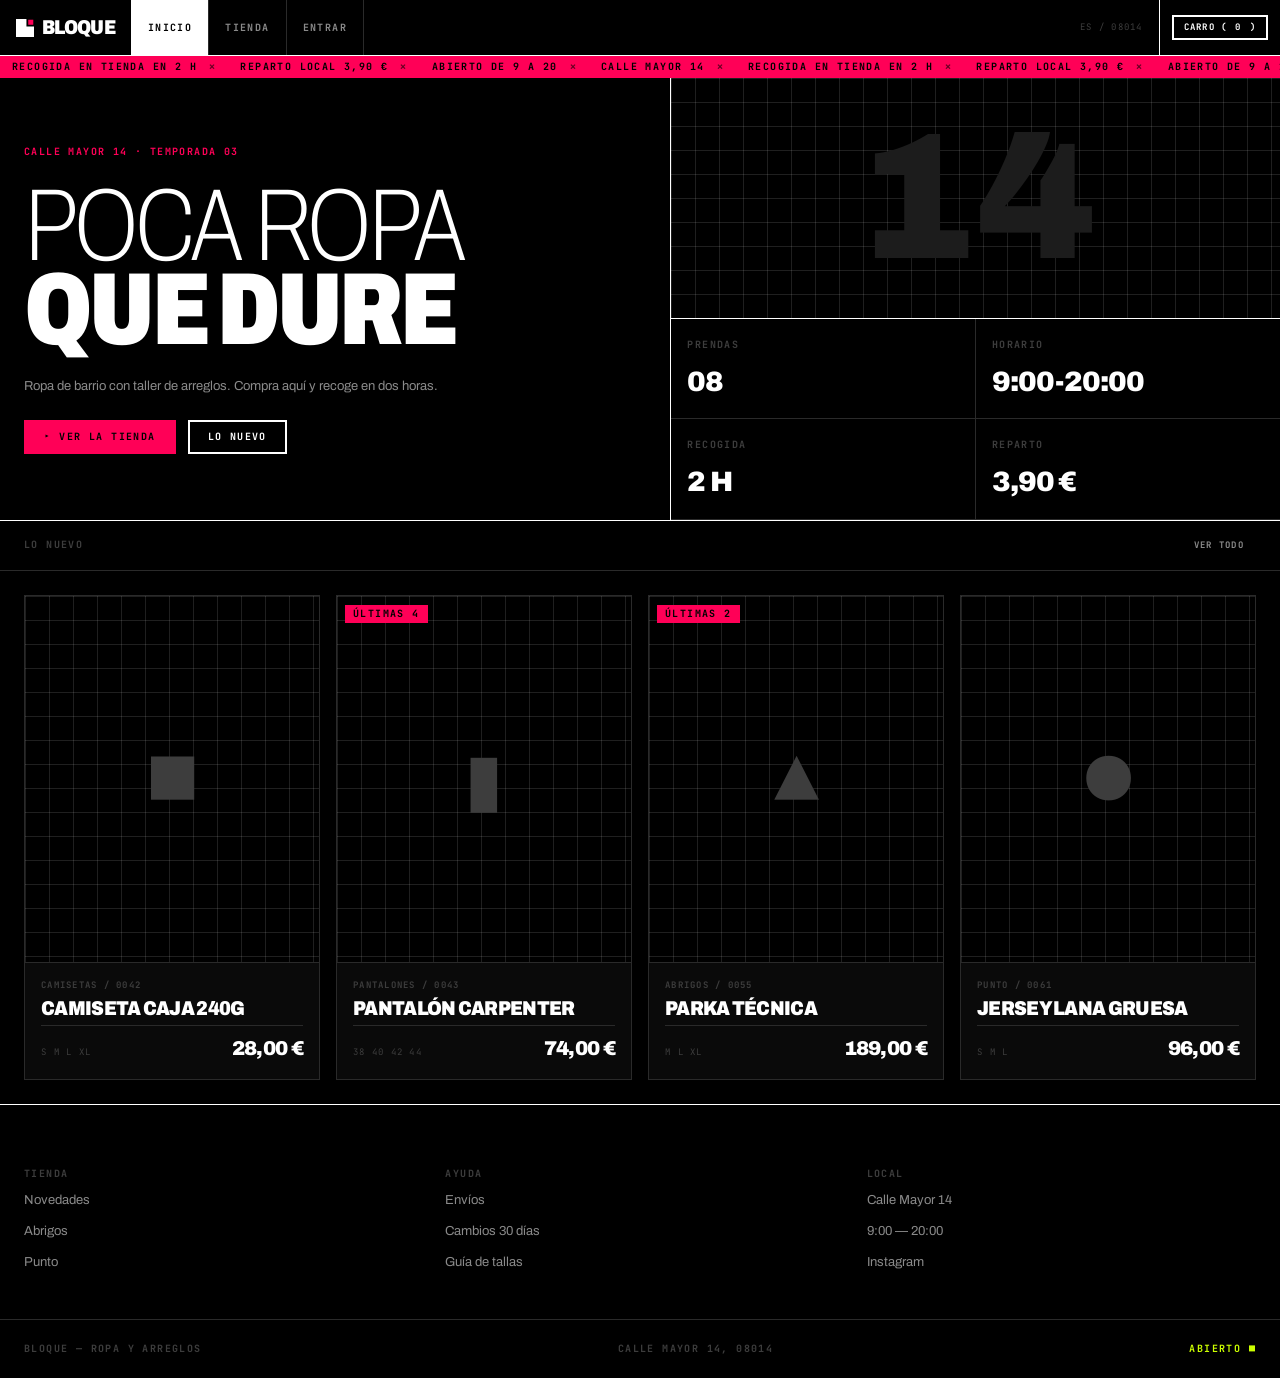
<file: index.html>
<!DOCTYPE html>
<html lang="es">
<head>
  <meta charset="UTF-8">
  <meta name="viewport" content="width=device-width, initial-scale=1.0">
  <title>Inicio | BLOQUE</title>
  <link rel="icon" href="img/isotipo.svg" type="image/svg+xml">
  <link rel="stylesheet" href="css/styles.css">
</head>
<body>
  <!-- La cabecera y el pie se pintan desde js/app.js -->
  <div id="cabecera" data-activa="index"></div>

  <!-- Portada: titular a la izquierda, columna técnica a la derecha -->
  <section class="hero">
    <div class="hero-texto">
      <span class="label">Calle Mayor 14 · Temporada 03</span>
      <h1><span class="fino">POCA ROPA</span><br>QUE DURE</h1>
      <p>Ropa de barrio con taller de arreglos. Compra aquí y recoge en dos horas.</p>
      <div class="hero-botones">
        <a href="catalogo.html" class="boton boton-senal">Ver la tienda</a>
        <a href="#destacados" class="boton">Lo nuevo</a>
      </div>
    </div>
    <div class="hero-datos">
      <div class="hero-numero">14</div>
      <div class="hero-cifras">
        <div><span class="label">Prendas</span><strong id="num-prendas">00</strong></div>
        <div><span class="label">Horario</span><strong>9:00-20:00</strong></div>
        <div><span class="label">Recogida</span><strong>2 H</strong></div>
        <div><span class="label">Reparto</span><strong>3,90 €</strong></div>
      </div>
    </div>
  </section>

  <section id="destacados">
    <div class="filtros">
      <span class="label">Lo nuevo</span>
      <a href="catalogo.html" class="boton boton-fantasma boton-sm contador">Ver todo</a>
    </div>
    <div class="rejilla" id="lista"></div>
  </section>

  <div id="pie"></div>

  <!-- Primero los datos, luego las funciones comunes, luego el script de la página -->
  <script src="js/productos.js"></script>
  <script src="js/api.js"></script>
  <script src="js/app.js"></script>
  <script>
    // Primero pedimos los productos al backend y luego pintamos
    cargarProductos().then(() => {
      // Número de prendas en la columna técnica
      document.getElementById("num-prendas").textContent = dosCifras(PRODUCTOS.length);

      // Mostramos los 4 primeros productos como novedades
      document.getElementById("lista").innerHTML = PRODUCTOS.slice(0, 4).map(htmlTarjeta).join("");
    });
  </script>
</body>
</html>
</file>
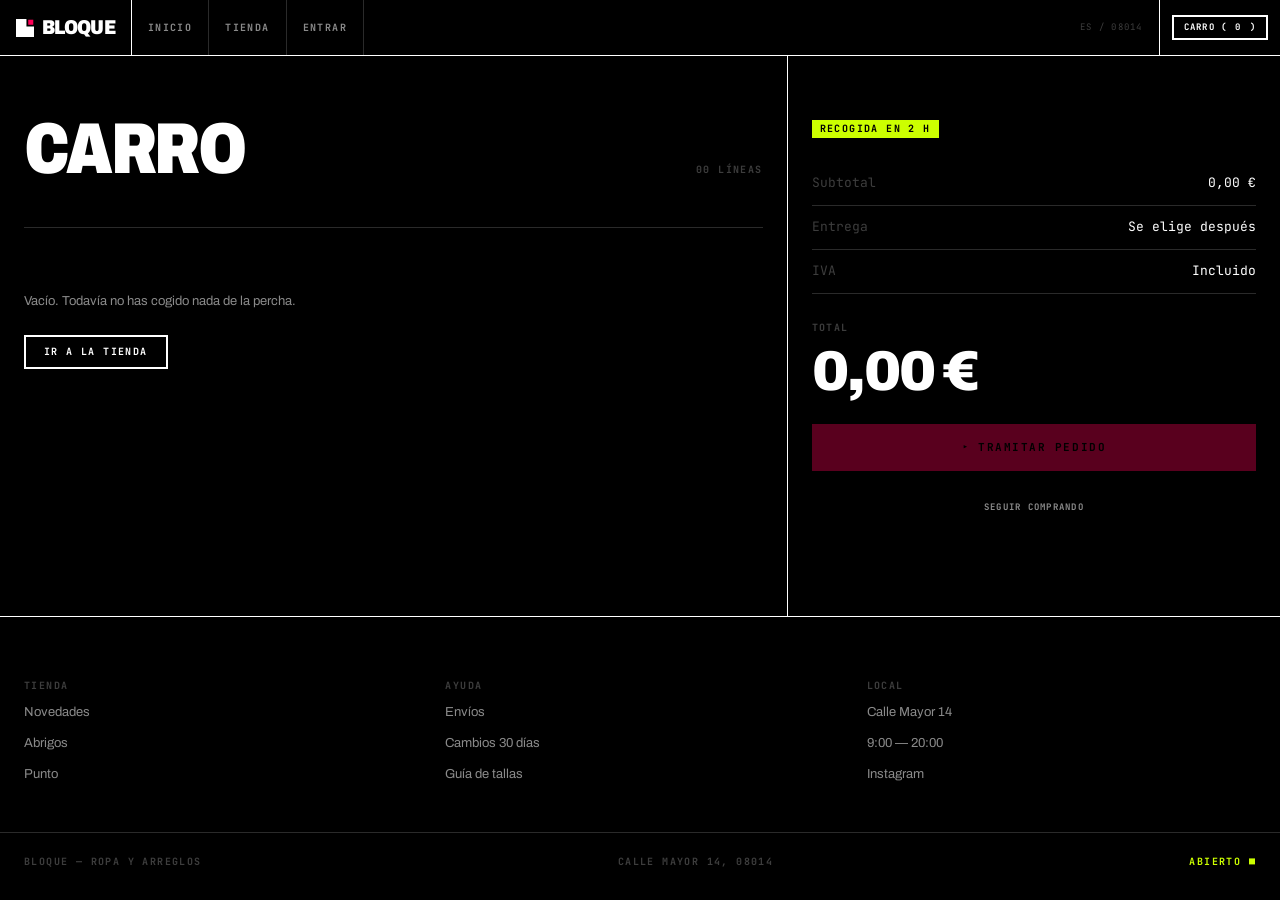
<file: carrito.html>
<!DOCTYPE html>
<html lang="es">
<head>
  <meta charset="UTF-8">
  <meta name="viewport" content="width=device-width, initial-scale=1.0">
  <title>Carro | BLOQUE</title>
  <link rel="icon" href="img/isotipo.svg" type="image/svg+xml">
  <link rel="stylesheet" href="css/styles.css">
</head>
<body>
  <!-- La cabecera y el pie se pintan desde js/app.js -->
  <div id="cabecera" data-activa="carrito"></div>

  <div class="carro">
    <div class="carro-lineas">
      <div class="carro-titulo">
        <h1>CARRO</h1>
        <span class="label" id="num-lineas">00 líneas</span>
      </div>
      <div id="lineas"></div>
    </div>
    <aside class="carro-resumen" id="resumen"></aside>
  </div>

  <div id="pie"></div>

  <!-- Primero los datos, luego las funciones comunes, luego el script de la página -->
  <script src="js/productos.js"></script>
  <script src="js/api.js"></script>
  <script src="js/app.js"></script>
  <script>
    function pintarCarrito() {
      // Quitamos del carro las líneas de productos que ya no existen en el catálogo
      const carrito = leerCarrito().filter(item => buscarProducto(item.id));
      guardarCarrito(carrito);
      document.getElementById("num-lineas").textContent = dosCifras(carrito.length) + " líneas";

      // Tabla de líneas (o mensaje si está vacío)
      let total = 0;
      if (carrito.length === 0) {
        document.getElementById("lineas").innerHTML = `
          <div class="carro-vacio">
            <p>Vacío. Todavía no has cogido nada de la percha.</p>
            <a href="catalogo.html" class="boton">Ir a la tienda</a>
          </div>`;
      } else {
        const filas = carrito.map((item, index) => {
          const p = buscarProducto(item.id);
          const importe = p.precio * item.cantidad;
          total += importe;
          return `
            <tr>
              <td class="ref">${escapar(p.ref)}</td>
              <td>${escapar(p.nombre)} <span class="talla">— T. ${escapar(item.talla)}</span></td>
              <td class="derecha">
                <div class="stepper">
                  <button onclick="cambiar(${index}, -1)" aria-label="Quitar uno">−</button>
                  <span>${item.cantidad}</span>
                  <button onclick="cambiar(${index}, 1)" aria-label="Añadir uno">+</button>
                </div>
              </td>
              <td class="derecha">${formatearPrecio(importe)}</td>
              <td class="derecha"><button class="quitar" onclick="quitar(${index})" aria-label="Quitar ${escapar(p.nombre)}">✕</button></td>
            </tr>`;
        }).join("");

        document.getElementById("lineas").innerHTML = `
          <table class="tabla-carro">
            <thead><tr><th class="ref">Ref</th><th>Artículo</th><th class="derecha">Cant</th><th class="derecha">Importe</th><th></th></tr></thead>
            <tbody>${filas}</tbody>
          </table>`;
      }

      // Columna de totales
      document.getElementById("resumen").innerHTML = `
        <span class="tag tag-acido">Recogida en 2 h</span>
        <dl class="resumen">
          <div><dt>Subtotal</dt><dd>${formatearPrecio(total)}</dd></div>
          <div><dt>Entrega</dt><dd>Se elige después</dd></div>
          <div><dt>IVA</dt><dd>Incluido</dd></div>
        </dl>
        <div>
          <span class="label">Total</span>
          <div class="total-grande">${formatearPrecio(total)}</div>
        </div>
        <button class="boton boton-lg boton-senal" onclick="pagar()" ${carrito.length === 0 ? "disabled" : ""}>Tramitar pedido</button>
        <a href="catalogo.html" class="boton boton-sm boton-fantasma">Seguir comprando</a>`;
    }

    function cambiar(index, paso) {
      cambiarCantidad(index, paso);
      pintarCarrito();
    }

    function quitar(index) {
      quitarDelCarrito(index);
      pintarCarrito();
    }

    // Para tramitar el pedido hay que tener cuenta. El pago real (Stripe) se conectará más adelante.
    function pagar() {
      if (!haySesion()) {
        window.location.href = "cuenta.html?volver=carrito";
        return;
      }
      alert("El pago todavía no está conectado. Lo añadiremos con Stripe.");
    }

    // Primero pedimos los productos al backend y luego pintamos el carro
    cargarProductos().then(pintarCarrito);
  </script>
</body>
</html>
</file>
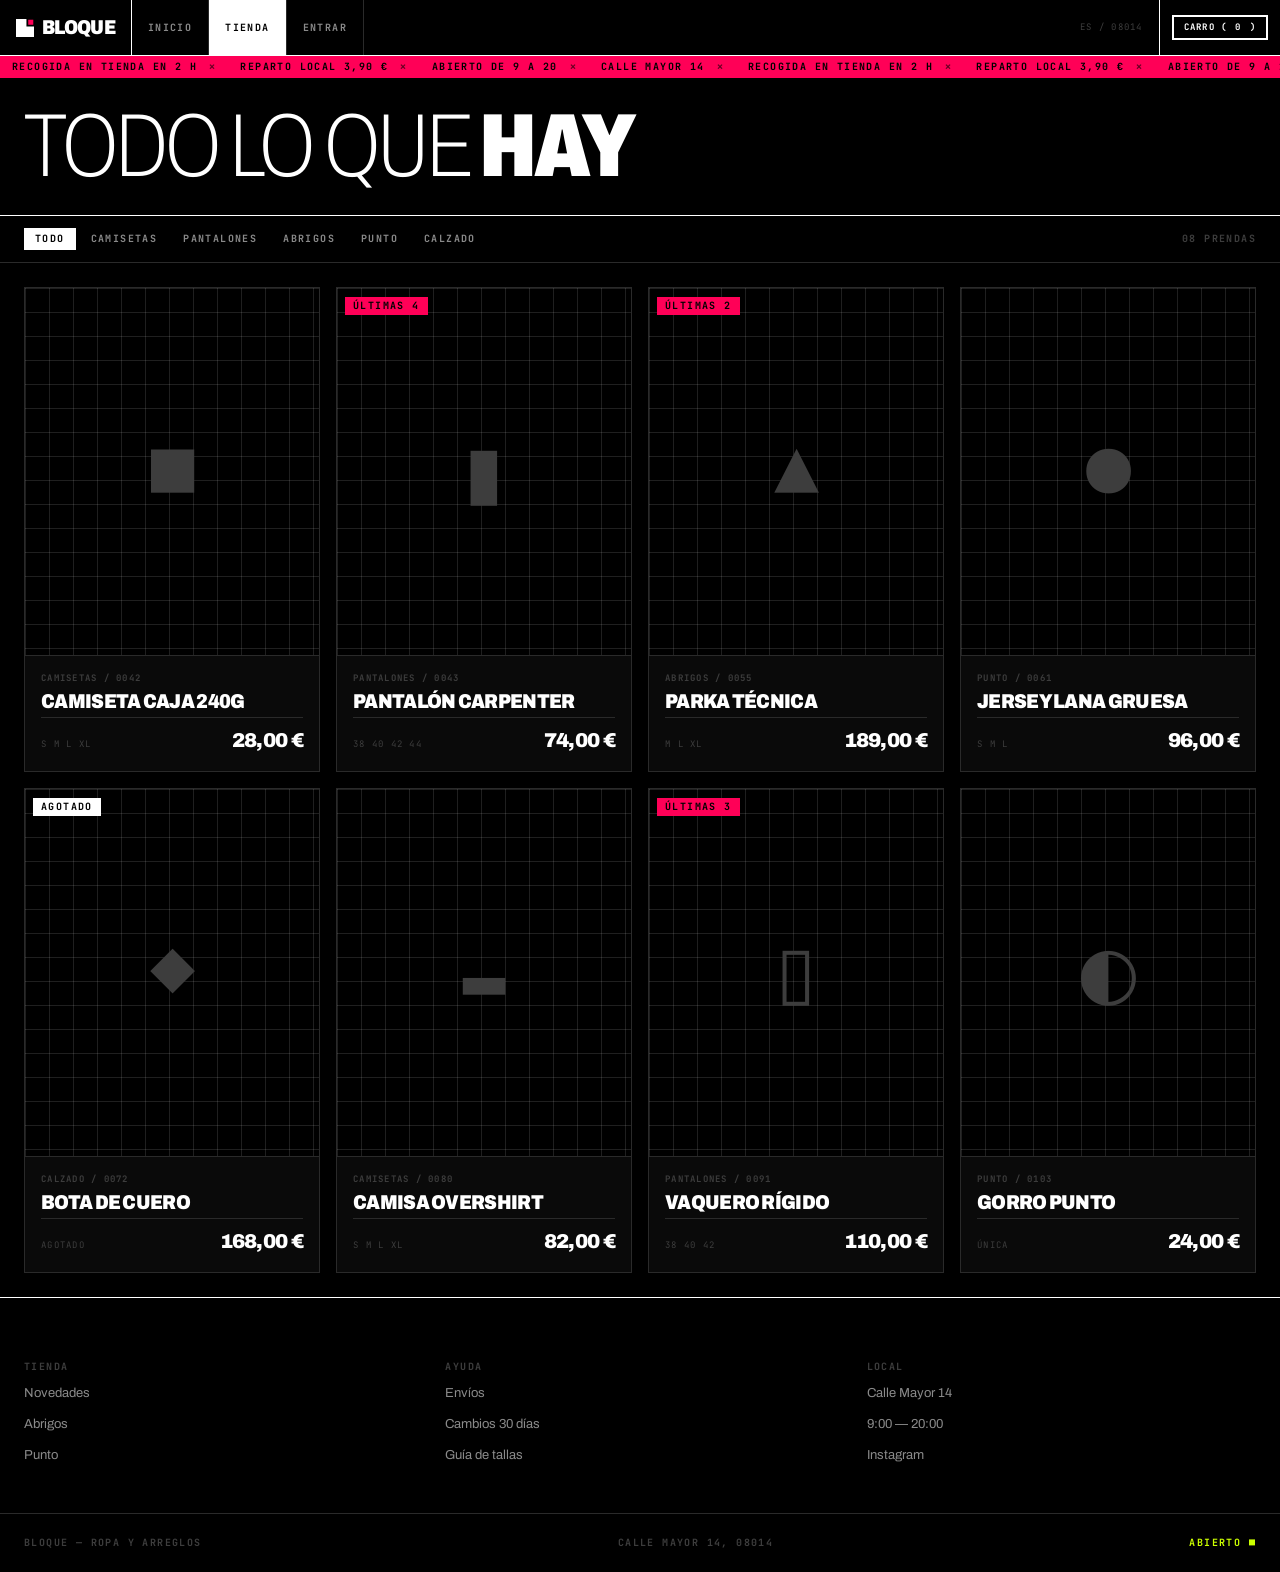
<file: catalogo.html>
<!DOCTYPE html>
<html lang="es">
<head>
  <meta charset="UTF-8">
  <meta name="viewport" content="width=device-width, initial-scale=1.0">
  <title>Tienda | BLOQUE</title>
  <link rel="icon" href="img/isotipo.svg" type="image/svg+xml">
  <link rel="stylesheet" href="css/styles.css">
</head>
<body>
  <!-- La cabecera y el pie se pintan desde js/app.js -->
  <div id="cabecera" data-activa="catalogo"></div>

  <section class="banda">
    <h1><span class="fino">TODO LO QUE</span> HAY</h1>
  </section>

  <div class="filtros" id="filtros"></div>
  <div class="rejilla" id="lista"></div>

  <div id="pie"></div>

  <!-- Primero los datos, luego las funciones comunes, luego el script de la página -->
  <script src="js/productos.js"></script>
  <script src="js/api.js"></script>
  <script src="js/app.js"></script>
  <script>
    function mostrar(seccion) {
      const lista = seccion === "Todo" ? PRODUCTOS : PRODUCTOS.filter(p => p.seccion === seccion);
      document.getElementById("lista").innerHTML = lista.map(htmlTarjeta).join("");

      // Botones de filtro (marcando el activo) + contador de prendas a la derecha
      const botones = SECCIONES.map(s =>
        `<button class="${s === seccion ? "activo" : ""}" onclick="mostrar('${s}')">${s}</button>`
      ).join("");
      document.getElementById("filtros").innerHTML =
        botones + `<span class="label contador">${dosCifras(lista.length)} prendas</span>`;
    }

    // Primero pedimos los productos al backend y luego pintamos
    cargarProductos().then(() => mostrar("Todo"));
  </script>
</body>
</html>
</file>
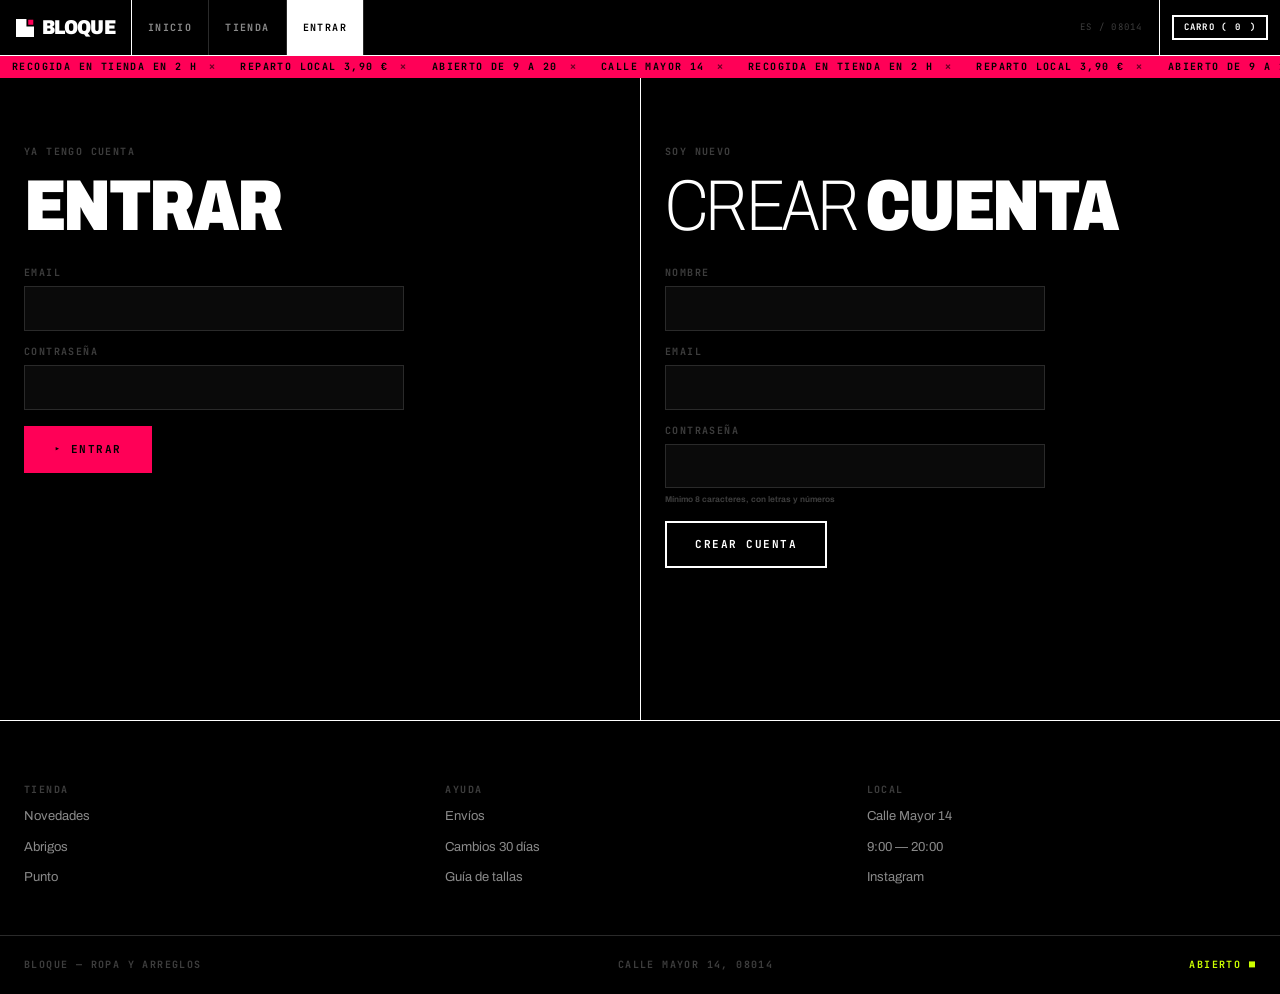
<file: cuenta.html>
<!DOCTYPE html>
<html lang="es">
<head>
  <meta charset="UTF-8">
  <meta name="viewport" content="width=device-width, initial-scale=1.0">
  <title>Cuenta | BLOQUE</title>
  <link rel="icon" href="img/isotipo.svg" type="image/svg+xml">
  <link rel="stylesheet" href="css/styles.css">
</head>
<body>
  <!-- La cabecera y el pie se pintan desde js/app.js -->
  <div id="cabecera" data-activa="cuenta"></div>

  <div class="cuenta" id="cuenta"></div>

  <div id="pie"></div>

  <!-- Primero los datos, luego las funciones comunes, luego el script de la página -->
  <script src="js/productos.js"></script>
  <script src="js/api.js"></script>
  <script src="js/app.js"></script>
  <script>
    const caja = document.getElementById("cuenta");
    // Si venimos del carro (cuenta.html?volver=carrito), al entrar volvemos allí
    const volver = new URLSearchParams(window.location.search).get("volver") === "carrito";

    async function pintar() {
      const usuario = await quienSoy();
      if (usuario) pintarPerfil(usuario);
      else pintarFormularios();
    }

    // ----- Con sesión: datos del usuario y botón de salir -----
    function pintarPerfil(usuario) {
      caja.innerHTML = `
        <section class="cuenta-bloque">
          <span class="label">Sesión iniciada</span>
          <h1>HOLA</h1>
          <table class="tabla-tecnica">
            <tr><th>Email</th><td>${escapar(usuario.email)}</td></tr>
            <tr><th>Rol</th><td>${escapar(usuario.roles.join(", "))}</td></tr>
          </table>
          <div class="ficha-botones">
            <a href="catalogo.html" class="boton boton-senal">Ir a la tienda</a>
            <button class="boton" onclick="cerrarSesion()">Salir</button>
          </div>
        </section>`;
    }

    async function cerrarSesion() {
      await salir();
      window.location.href = "cuenta.html";
    }

    // ----- Sin sesión: formulario de entrar y de registro -----
    function pintarFormularios() {
      caja.innerHTML = `
        <section class="cuenta-bloque">
          <span class="label">Ya tengo cuenta</span>
          <h1>ENTRAR</h1>
          <form id="form-entrar" class="formulario">
            <label>Email<input type="email" name="email" required autocomplete="email"></label>
            <label>Contraseña<input type="password" name="password" required autocomplete="current-password"></label>
            <button class="boton boton-lg boton-senal" type="submit">Entrar</button>
            <p class="error" id="error-entrar"></p>
          </form>
        </section>
        <section class="cuenta-bloque">
          <span class="label">Soy nuevo</span>
          <h1><span class="fino">CREAR</span> CUENTA</h1>
          <form id="form-registro" class="formulario">
            <label>Nombre<input type="text" name="nombre" maxlength="100" autocomplete="name"></label>
            <label>Email<input type="email" name="email" required autocomplete="email"></label>
            <label>Contraseña<input type="password" name="password" required minlength="8" autocomplete="new-password">
              <small>Mínimo 8 caracteres, con letras y números</small></label>
            <button class="boton boton-lg" type="submit">Crear cuenta</button>
            <p class="error" id="error-registro"></p>
          </form>
        </section>`;

      document.getElementById("form-entrar").addEventListener("submit", async (evento) => {
        evento.preventDefault(); // que el formulario no recargue la página
        const datos = new FormData(evento.target);
        await enviar("error-entrar", () => entrar(datos.get("email"), datos.get("password")));
      });

      document.getElementById("form-registro").addEventListener("submit", async (evento) => {
        evento.preventDefault();
        const datos = new FormData(evento.target);
        await enviar("error-registro", () => registrarse(datos.get("nombre"), datos.get("email"), datos.get("password")));
      });
    }

    // Ejecuta entrar/registrarse y muestra el error si falla
    async function enviar(idError, accion) {
      const error = document.getElementById(idError);
      error.textContent = "";
      try {
        await accion();
        window.location.href = volver ? "carrito.html" : "cuenta.html";
      } catch (e) {
        error.textContent = e.message;
      }
    }

    pintar();
  </script>
</body>
</html>
</file>
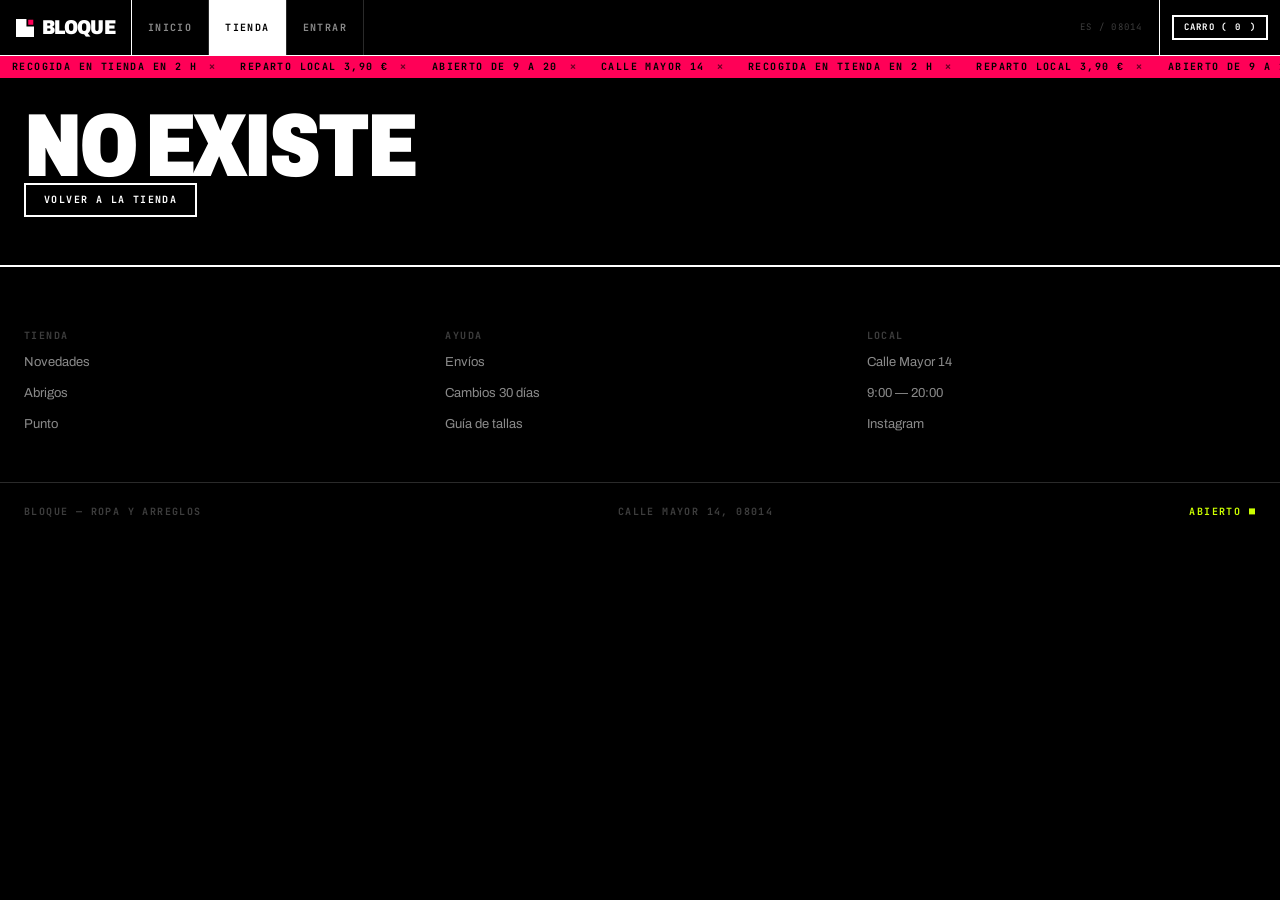
<file: producto.html>
<!DOCTYPE html>
<html lang="es">
<head>
  <meta charset="UTF-8">
  <meta name="viewport" content="width=device-width, initial-scale=1.0">
  <title>Producto | BLOQUE</title>
  <link rel="icon" href="img/isotipo.svg" type="image/svg+xml">
  <link rel="stylesheet" href="css/styles.css">
</head>
<body>
  <!-- La cabecera y el pie se pintan desde js/app.js -->
  <div id="cabecera" data-activa="catalogo"></div>

  <div id="ficha"></div>

  <div id="pie"></div>

  <!-- Primero los datos, luego las funciones comunes, luego el script de la página -->
  <script src="js/productos.js"></script>
  <script src="js/api.js"></script>
  <script src="js/app.js"></script>
  <script>
    // Leemos el id de la URL: producto.html?id=3
    const id = new URLSearchParams(window.location.search).get("id");
    let producto = null;
    let tallaElegida = null;
    let cantidad = 1;

    // Primero pedimos los productos al backend y luego pintamos la ficha
    cargarProductos().then(() => {
      producto = buscarProducto(id);
      pintarFicha();
    });

    function pintarFicha() {
      if (!producto) {
        document.getElementById("ficha").innerHTML =
          '<section class="banda"><h1>NO EXISTE</h1><p><a href="catalogo.html" class="boton">Volver a la tienda</a></p></section>';
        return;
      }
      document.title = producto.nombre + " | BLOQUE";
      const agotado = producto.stock === 0;

      // Si solo hay una talla disponible, la dejamos elegida
      const disponibles = producto.tallas.filter(t => !producto.agotadas.includes(t));
      if (disponibles.length === 1) tallaElegida = disponibles[0];

      // Filas de la tabla técnica
      const datos = [
        ["Referencia", producto.ref],
        ["Sección", producto.seccion],
        ["Color", producto.color],
        ["Arreglos", "Bajos incluidos, 48 h"],
        ["Cambios", "30 días en tienda"]
      ];

      // Todo lo que viene de la API pasa por escapar() antes de ir al HTML
      document.getElementById("ficha").innerHTML = `
        <div class="migas label">
          <a href="catalogo.html">Tienda</a> / ${escapar(producto.seccion)} / Ref. ${escapar(producto.ref)}
        </div>
        <section class="ficha">
          <div class="ficha-media">
            ${htmlImagen(producto)}
            <span class="tarjeta-tag">${agotado ? '<span class="tag tag-papel">Agotado</span>' : '<span class="tag tag-acido">Probador libre <i class="parpadeo">■</i></span>'}</span>
          </div>
          <div class="ficha-info">
            <h1>${escapar(producto.nombre)}</h1>
            <p>${escapar(producto.descripcion)}</p>

            <table class="tabla-tecnica">
              ${datos.map(([k, v]) => `<tr><th>${k}</th><td>${escapar(v)}</td></tr>`).join("")}
            </table>

            <span class="label">Talla</span>
            <div class="tallas">
              ${producto.tallas.map((t, i) => {
                const fuera = producto.agotadas.includes(t);
                const activa = t === tallaElegida ? "activo" : "";
                return `<button class="${activa}" ${fuera ? "disabled" : ""} onclick="elegirTalla(this, ${i})">${escapar(t)}</button>`;
              }).join("")}
            </div>

            <div class="ficha-compra">
              <div>
                <span class="label">Precio</span>
                <div class="precio-grande">${formatearPrecio(producto.precio)}</div>
              </div>
              <div class="stepper">
                <button onclick="cambiar(-1)" aria-label="Quitar uno">−</button>
                <span id="cantidad">1</span>
                <button onclick="cambiar(1)" aria-label="Añadir uno">+</button>
              </div>
            </div>

            <div class="ficha-botones">
              <button class="boton boton-lg boton-senal" onclick="anadir()" ${agotado ? "disabled" : ""}>Añadir al carro</button>
              <a href="catalogo.html" class="boton boton-lg">Seguir mirando</a>
            </div>
            <p class="error" id="error"></p>
          </div>
        </section>`;
    }

    // Recibimos la posición de la talla (no el texto) para no meter datos de la API dentro del onclick
    function elegirTalla(boton, indice) {
      tallaElegida = producto.tallas[indice];
      document.querySelectorAll(".tallas button").forEach(b => b.classList.remove("activo"));
      boton.classList.add("activo");
      document.getElementById("error").textContent = "";
    }

    // Cambia la cantidad entre 1 y el stock disponible
    function cambiar(paso) {
      cantidad = Math.min(Math.max(1, cantidad + paso), Math.max(1, producto.stock));
      document.getElementById("cantidad").textContent = cantidad;
    }

    function anadir() {
      if (!tallaElegida) {
        document.getElementById("error").textContent = "Elige una talla";
        return;
      }
      anadirAlCarrito(producto.id, tallaElegida, cantidad);
      mostrarAviso("REF. " + producto.ref, "Añadido al carro", producto.nombre + ", talla " + tallaElegida + ".");
    }
  </script>
</body>
</html>
</file>
<file: css/styles.css>
/* =========================================================
   BLOQUE — estilos de la tienda
   Los colores, fuentes y medidas vienen del design system
   (carpeta css/tokens). Aquí solo se usan sus variables.
   Reglas de la marca: sin esquinas redondeadas, sin sombras
   suaves, separación con líneas de 1px, color solo como señal.
   ========================================================= */
@import url("tokens/fonts.css");
@import url("tokens/colors.css");
@import url("tokens/typography.css");
@import url("tokens/spacing.css");
@import url("tokens/effects.css");
@import url("tokens/base.css");

a { border-bottom: 0; }

.label {
  font: var(--type-label);
  text-transform: uppercase;
  letter-spacing: var(--track-label);
  color: var(--text-faint);
}

/* ===== CABECERA ===== */
.nav {
  display: flex;
  align-items: stretch;
  min-height: 56px;
  border-bottom: var(--border-hair) solid var(--line-strong);
  position: sticky;
  top: 0;
  z-index: 10;
  background: var(--bg);
}
.logo {
  display: flex;
  align-items: center;
  gap: var(--space-3);
  padding: 0 var(--space-5);
  border-right: var(--border-hair) solid var(--line-strong);
  font-family: var(--font-display);
  font-weight: var(--weight-black);
  font-size: var(--text-lg);
  letter-spacing: var(--track-tight);
  font-variation-settings: "wdth" 84;
}
.logo:hover { color: var(--text); }
.nav nav { display: flex; align-items: stretch; flex: 1; min-width: 0; }
.nav nav a {
  display: flex;
  align-items: center;
  padding: 0 var(--space-5);
  border-right: var(--border-hair) solid var(--line);
  font: var(--type-label);
  text-transform: uppercase;
  letter-spacing: var(--track-label);
  color: var(--text-muted);
}
.nav nav a:hover { color: var(--signal-500); }
.nav nav a.activo { background: var(--ink-000); color: var(--ink-1000); }
.nav-codigo {
  display: flex;
  align-items: center;
  margin-left: auto;
  padding: 0 var(--space-5);
  font-family: var(--font-mono);
  font-size: var(--text-2xs);
  letter-spacing: var(--track-label);
  color: var(--text-faint);
}
.nav-derecha {
  display: flex;
  align-items: center;
  padding: 0 var(--space-4);
  border-left: var(--border-hair) solid var(--line-strong);
}
.boton-carro.lleno { background: var(--ink-000); color: var(--ink-1000); }

/* ===== MARQUESINA (ticker) ===== */
.ticker { overflow: hidden; background: var(--signal-500); color: var(--ink-1000); }
.ticker-pista { display: flex; width: max-content; animation: bloque-marquee 30s linear infinite; }
.ticker-pista span {
  display: inline-flex;
  gap: var(--space-4);
  padding: 6px var(--space-4);
  font: var(--type-label);
  text-transform: uppercase;
  letter-spacing: var(--track-label);
  white-space: nowrap;
}
.ticker-pista i { font-style: normal; opacity: 0.6; }

/* ===== BOTONES ===== */
.boton {
  display: inline-flex;
  align-items: center;
  justify-content: center;
  gap: var(--space-3);
  padding: 10px 18px;
  font-family: var(--font-mono);
  font-weight: var(--weight-bold);
  font-size: var(--text-xs);
  text-transform: uppercase;
  letter-spacing: var(--track-label);
  line-height: 1;
  white-space: nowrap;
  cursor: pointer;
  border: var(--border-strong) solid var(--line-strong);
  background: transparent;
  color: var(--text);
  transition: background var(--dur-flick) var(--ease-step), color var(--dur-flick) var(--ease-step);
}
/* Hover = inversión: el contorno se rellena de blanco */
.boton:hover { background: var(--ink-000); color: var(--ink-1000); }
.boton:active { transform: translate(2px, 2px); }
.boton-sm { padding: 6px 10px; font-size: var(--text-2xs); }
.boton-lg { padding: 16px 28px; font-size: var(--text-sm); }

/* Botón de acción principal: magenta */
.boton-senal { background: var(--signal-500); border-color: var(--signal-500); color: var(--ink-1000); }
.boton-senal:hover { background: var(--signal-300); border-color: var(--signal-300); color: var(--ink-1000); }
.boton-senal::before { content: "▸"; }

/* Botón negro (para usar sobre fondo blanco) */
.boton-tinta { background: var(--ink-1000); border-color: var(--ink-1000); color: var(--ink-000); }

.boton-fantasma { border-color: transparent; color: var(--text-muted); }
.boton-fantasma:hover { background: transparent; color: var(--signal-500); text-decoration: underline; }

.boton[disabled] { opacity: 0.35; pointer-events: none; }

/* ===== ETIQUETAS (tags) ===== */
.tag {
  display: inline-block;
  padding: 4px 8px;
  font: var(--type-label);
  text-transform: uppercase;
  letter-spacing: var(--track-label);
}
.tag-senal { background: var(--signal-500); color: var(--ink-1000); }
.tag-papel { background: var(--ink-000); color: var(--ink-1000); }
.tag-acido { background: var(--acid-500); color: var(--ink-1000); }
.parpadeo { font-style: normal; animation: bloque-blink 1s steps(1, end) infinite; }

/* ===== PORTADA (hero) ===== */
.hero {
  display: grid;
  grid-template-columns: minmax(0, 1.1fr) minmax(0, 1fr);
  border-bottom: var(--border-hair) solid var(--line-strong);
}
.hero-texto { padding: var(--space-9) var(--space-6); }
.hero-texto .label { color: var(--signal-500); }
.hero h1 {
  margin: var(--space-6) 0;
  font-size: clamp(56px, 8vw, 120px);
  font-variation-settings: "wdth" 78;
}
.fino { font-weight: var(--weight-hair); }
.hero p { color: var(--text-muted); }
.hero-botones { display: flex; gap: var(--space-4); flex-wrap: wrap; margin-top: var(--space-6); }

/* Columna técnica de la derecha: número grande + datos */
.hero-datos { display: grid; grid-template-rows: 1fr auto; border-left: var(--border-hair) solid var(--line-strong); }
.hero-numero {
  display: flex;
  align-items: center;
  justify-content: center;
  min-height: 240px;
  background-image: var(--pattern-grid);
  font-family: var(--font-display);
  font-weight: var(--weight-black);
  font-size: 180px;
  line-height: 1;
  color: var(--ink-700);
}
.hero-cifras { display: grid; grid-template-columns: 1fr 1fr; border-top: var(--border-hair) solid var(--line-strong); }
.hero-cifras div { padding: var(--space-5); border-bottom: var(--border-hair) solid var(--line); }
.hero-cifras div:nth-child(odd) { border-right: var(--border-hair) solid var(--line); }
.hero-cifras strong {
  display: block;
  margin-top: var(--space-3);
  font-family: var(--font-display);
  font-weight: var(--weight-black);
  font-size: var(--text-xl);
  letter-spacing: var(--track-tight);
}

/* ===== BANDA DE TITULAR ===== */
.banda { padding: var(--space-7) var(--space-6); border-bottom: var(--border-hair) solid var(--line-strong); }
.banda h1, .banda h2 { font-size: clamp(40px, 7vw, 96px); font-variation-settings: "wdth" 78; }

/* ===== FILTROS ===== */
.filtros {
  display: flex;
  align-items: center;
  flex-wrap: wrap;
  gap: var(--space-2);
  padding: var(--space-4) var(--space-6);
  border-bottom: var(--border-hair) solid var(--line);
}
.filtros button {
  padding: 5px 10px;
  border: var(--border-hair) solid transparent;
  background: transparent;
  color: var(--text-muted);
  font: var(--type-label);
  text-transform: uppercase;
  letter-spacing: var(--track-label);
  cursor: pointer;
}
.filtros button:hover { color: var(--signal-500); }
.filtros button.activo { background: var(--ink-000); border-color: var(--ink-000); color: var(--ink-1000); }
.filtros .contador { margin-left: auto; }

/* ===== REJILLA Y TARJETAS DE PRODUCTO ===== */
.rejilla {
  display: grid;
  grid-template-columns: repeat(auto-fill, minmax(260px, 1fr));
  gap: var(--space-5);
  padding: var(--space-6);
}
.tarjeta {
  display: flex;
  flex-direction: column;
  border: var(--border-hair) solid var(--line);
  background: var(--surface);
  transition: transform var(--dur-fast) var(--ease-out), box-shadow var(--dur-fast) var(--ease-out), border-color var(--dur-flick) var(--ease-step);
}
/* Hover: borde magenta, sube 2px y aparece la sombra dura */
.tarjeta:hover { border-color: var(--signal-500); transform: translate(-2px, -2px); box-shadow: var(--shadow-hard); color: var(--text); }
.tarjeta:hover .kicker { color: var(--signal-500); }
.tarjeta-media { position: relative; aspect-ratio: 4 / 5; border-bottom: var(--border-hair) solid var(--line); overflow: hidden; }
.tarjeta-tag { position: absolute; top: var(--space-3); left: var(--space-3); }
.tarjeta-cuerpo { display: flex; flex-direction: column; gap: var(--space-3); padding: var(--space-5); }
.kicker {
  font-family: var(--font-mono);
  font-size: var(--text-2xs);
  font-weight: var(--weight-bold);
  text-transform: uppercase;
  letter-spacing: var(--track-label);
  color: var(--text-faint);
}
.tarjeta h3 { font-size: var(--text-lg); font-variation-settings: "wdth" 88; }
.tarjeta-pie {
  display: flex;
  flex-wrap: wrap;
  gap: var(--space-2);
  justify-content: space-between;
  align-items: baseline;
  padding-top: var(--space-3);
  border-top: var(--border-hair) solid var(--line);
}
.meta { font-family: var(--font-mono); font-size: var(--text-2xs); letter-spacing: var(--track-label); text-transform: uppercase; color: var(--text-faint); }
.precio { font-family: var(--font-display); font-weight: var(--weight-black); font-size: var(--text-lg); letter-spacing: var(--track-tight); }

/* "Foto" sin imagen: retícula con el símbolo del producto */
.media { width: 100%; height: 100%; object-fit: cover; display: block; }
.reticula {
  display: flex;
  align-items: center;
  justify-content: center;
  background-color: var(--ink-1000);
  background-image: var(--pattern-grid);
}
.simbolo { font-family: var(--font-mono); font-size: 72px; color: var(--ink-500); }

/* ===== FICHA DE PRODUCTO ===== */
.migas { padding: var(--space-5) var(--space-6); border-bottom: var(--border-hair) solid var(--line); }
.migas a { color: var(--text-muted); }
.migas a:hover { color: var(--signal-500); }
.ficha { display: grid; grid-template-columns: minmax(0, 1fr) minmax(0, 1fr); }
.ficha-media { position: relative; min-height: 520px; border-right: var(--border-hair) solid var(--line-strong); }
.ficha-media .simbolo { font-size: 160px; }
.ficha-media .tarjeta-tag { top: var(--space-5); left: var(--space-5); }
.ficha-info { padding: var(--space-9) var(--space-7) var(--space-10); }
.ficha-info h1 { font-size: clamp(40px, 5vw, 72px); font-variation-settings: "wdth" 80; }
.ficha-info > p { margin-top: var(--space-5); color: var(--text-muted); }

.tabla-tecnica { width: 100%; border-collapse: collapse; margin: var(--space-6) 0; font-family: var(--font-mono); font-size: var(--text-sm); }
.tabla-tecnica th, .tabla-tecnica td { padding: 8px 0; border-bottom: var(--border-hair) solid var(--line); }
.tabla-tecnica th { text-align: left; font-weight: 400; font-size: var(--text-2xs); text-transform: uppercase; letter-spacing: var(--track-label); color: var(--text-faint); }
.tabla-tecnica td { text-align: right; }

.tallas { display: flex; flex-wrap: wrap; gap: var(--space-2); margin: var(--space-3) 0 var(--space-6); }
.tallas button {
  min-width: 46px;
  padding: 9px 12px;
  border: var(--border-hair) solid var(--line);
  background: transparent;
  color: var(--text-muted);
  font-family: var(--font-mono);
  font-size: var(--text-sm);
  font-weight: var(--weight-bold);
  letter-spacing: var(--track-label);
  cursor: pointer;
}
.tallas button:hover { border-color: var(--ink-000); }
.tallas button.activo { background: var(--ink-000); border-color: var(--ink-000); color: var(--ink-1000); }
.tallas button[disabled] { opacity: 0.3; text-decoration: line-through; }

.ficha-compra { display: flex; align-items: flex-end; justify-content: space-between; gap: var(--space-5); flex-wrap: wrap; }
.precio-grande { font-family: var(--font-display); font-weight: var(--weight-black); font-size: 64px; letter-spacing: var(--track-tight); line-height: 1; }
.ficha-botones { display: flex; gap: var(--space-4); flex-wrap: wrap; margin-top: var(--space-7); }
.error { margin-top: var(--space-4); color: var(--signal-500); font: var(--type-label); text-transform: uppercase; letter-spacing: var(--track-label); min-height: 12px; }

/* Selector de cantidad: [ − ] 1 [ + ] */
.stepper { display: inline-flex; border: var(--border-hair) solid var(--line-strong); }
.stepper button {
  width: 32px;
  height: 32px;
  border: 0;
  background: transparent;
  font-family: var(--font-mono);
  font-weight: var(--weight-bold);
  cursor: pointer;
}
.stepper button:hover { background: var(--ink-000); color: var(--ink-1000); }
.stepper span {
  display: inline-flex;
  align-items: center;
  justify-content: center;
  min-width: 40px;
  border-left: var(--border-hair) solid var(--line);
  border-right: var(--border-hair) solid var(--line);
  font-family: var(--font-mono);
}

/* ===== CARRITO ===== */
.carro { display: grid; grid-template-columns: minmax(0, 1.6fr) minmax(300px, 1fr); min-height: 560px; }
.carro-lineas { padding: var(--space-9) var(--space-6) var(--space-10); border-right: var(--border-hair) solid var(--line-strong); }
.carro-titulo { display: flex; align-items: baseline; justify-content: space-between; margin-bottom: var(--space-8); }
.carro-titulo h1 { font-size: 72px; font-variation-settings: "wdth" 80; }
.carro-vacio { padding: var(--space-9) 0; border-top: var(--border-hair) solid var(--line); }
.carro-vacio p { color: var(--text-muted); margin-bottom: var(--space-6); }

.tabla-carro { width: 100%; border-collapse: collapse; }
.tabla-carro th {
  text-align: left;
  padding: var(--space-3) var(--space-3);
  border-bottom: var(--border-hair) solid var(--line-strong);
  font: var(--type-label);
  text-transform: uppercase;
  letter-spacing: var(--track-label);
  color: var(--text-faint);
}
.tabla-carro td { padding: var(--space-4) var(--space-3); border-bottom: var(--border-hair) solid var(--line); vertical-align: middle; }
.tabla-carro .derecha { text-align: right; }
.tabla-carro .ref { font-family: var(--font-mono); color: var(--text-faint); }
.tabla-carro .talla { color: var(--text-faint); }
.quitar { border: 0; background: transparent; color: var(--text-muted); cursor: pointer; font-family: var(--font-mono); }
.quitar:hover { color: var(--signal-500); }

.carro-resumen { display: flex; flex-direction: column; gap: var(--space-6); padding: var(--space-9) var(--space-6); }
.carro-resumen .tag { align-self: flex-start; }
.resumen { margin: 0; font-family: var(--font-mono); }
.resumen div { display: flex; justify-content: space-between; padding: var(--space-4) 0; border-bottom: var(--border-hair) solid var(--line); }
.resumen dt { color: var(--text-faint); }
.resumen dd { margin: 0; }
.total-grande { font-family: var(--font-display); font-weight: var(--weight-black); font-size: 56px; letter-spacing: var(--track-tight); line-height: 1; margin-top: var(--space-3); }

/* ===== AVISO FLOTANTE (toast) ===== */
.toast {
  position: fixed;
  right: var(--space-6);
  bottom: var(--space-6);
  z-index: 100;
  width: 340px;
  max-width: calc(100% - 32px);
  display: none;
  flex-direction: column;
  gap: var(--space-3);
  padding: var(--space-5) var(--space-6);
  background: var(--ink-000);
  color: var(--ink-1000);
  box-shadow: var(--shadow-hard);
}
.toast.visible { display: flex; }
.toast .label { color: var(--ink-400); }
.toast strong { font-family: var(--font-display); font-weight: var(--weight-black); font-size: var(--text-lg); text-transform: uppercase; line-height: 1; }
.toast .boton { align-self: flex-start; margin-top: var(--space-2); }

/* ===== PIE ===== */
.pie { border-top: var(--border-hair) solid var(--line-strong); }
.pie-columnas {
  display: grid;
  grid-template-columns: repeat(auto-fit, minmax(160px, 1fr));
  gap: var(--space-7);
  padding: var(--space-9) var(--space-6) var(--space-8);
}
.pie-columnas div { display: flex; flex-direction: column; gap: var(--space-4); color: var(--text-muted); }
.pie-columnas a { color: var(--text-muted); }
.pie-columnas a:hover { color: var(--text); }
.pie-barra {
  display: flex;
  justify-content: space-between;
  flex-wrap: wrap;
  gap: var(--space-4);
  padding: var(--space-6);
  border-top: var(--border-hair) solid var(--line);
}
.en-vivo { color: var(--acid-500); }

/* ===== MÓVIL ===== */
@media (max-width: 760px) {
  .nav-codigo { display: none; }
  .nav nav a, .logo { padding: 0 var(--space-4); }
  .hero, .ficha, .carro { grid-template-columns: 1fr; }
  .hero-datos { border-left: 0; border-top: var(--border-hair) solid var(--line-strong); }
  .hero-numero { font-size: 120px; min-height: 160px; }
  .ficha-media { min-height: 360px; border-right: 0; border-bottom: var(--border-hair) solid var(--line-strong); }
  .ficha-info { padding: var(--space-7) var(--space-5); }
  .carro-lineas { border-right: 0; border-bottom: var(--border-hair) solid var(--line-strong); padding: var(--space-7) var(--space-5); }
  .carro-titulo h1 { font-size: 48px; }
  .tabla-carro .ref { display: none; }
  .rejilla { padding: var(--space-5); grid-template-columns: repeat(auto-fill, minmax(150px, 1fr)); }
  .precio-grande { font-size: 48px; }
}

/* ===== CUENTA (entrar / registro) ===== */
.cuenta { display: grid; grid-template-columns: 1fr 1fr; }
.cuenta-bloque { padding: var(--space-9) var(--space-6) var(--space-10); }
.cuenta-bloque + .cuenta-bloque { border-left: var(--border-hair) solid var(--line-strong); }
.cuenta-bloque h1 { margin: var(--space-5) 0 var(--space-7); font-size: clamp(40px, 6vw, 72px); font-variation-settings: "wdth" 80; }
.formulario { display: flex; flex-direction: column; gap: var(--space-5); max-width: 380px; }
.formulario label {
  display: flex;
  flex-direction: column;
  gap: var(--space-3);
  font: var(--type-label);
  text-transform: uppercase;
  letter-spacing: var(--track-label);
  color: var(--text-faint);
}
.formulario input {
  padding: 12px;
  border: var(--border-hair) solid var(--line);
  background: var(--surface);
  color: var(--text);
  font: var(--type-body);
  text-transform: none;
  letter-spacing: 0;
}
.formulario input:hover { border-color: var(--ink-400); }
.formulario input:focus { border-color: var(--ink-000); }
.formulario small { text-transform: none; letter-spacing: 0; font-family: var(--font-body); }
.formulario .boton { align-self: flex-start; }

@media (max-width: 760px) {
  .cuenta { grid-template-columns: 1fr; }
  .cuenta-bloque { padding: var(--space-7) var(--space-5); }
  .cuenta-bloque + .cuenta-bloque { border-left: 0; border-top: var(--border-hair) solid var(--line-strong); }
}
</file>
